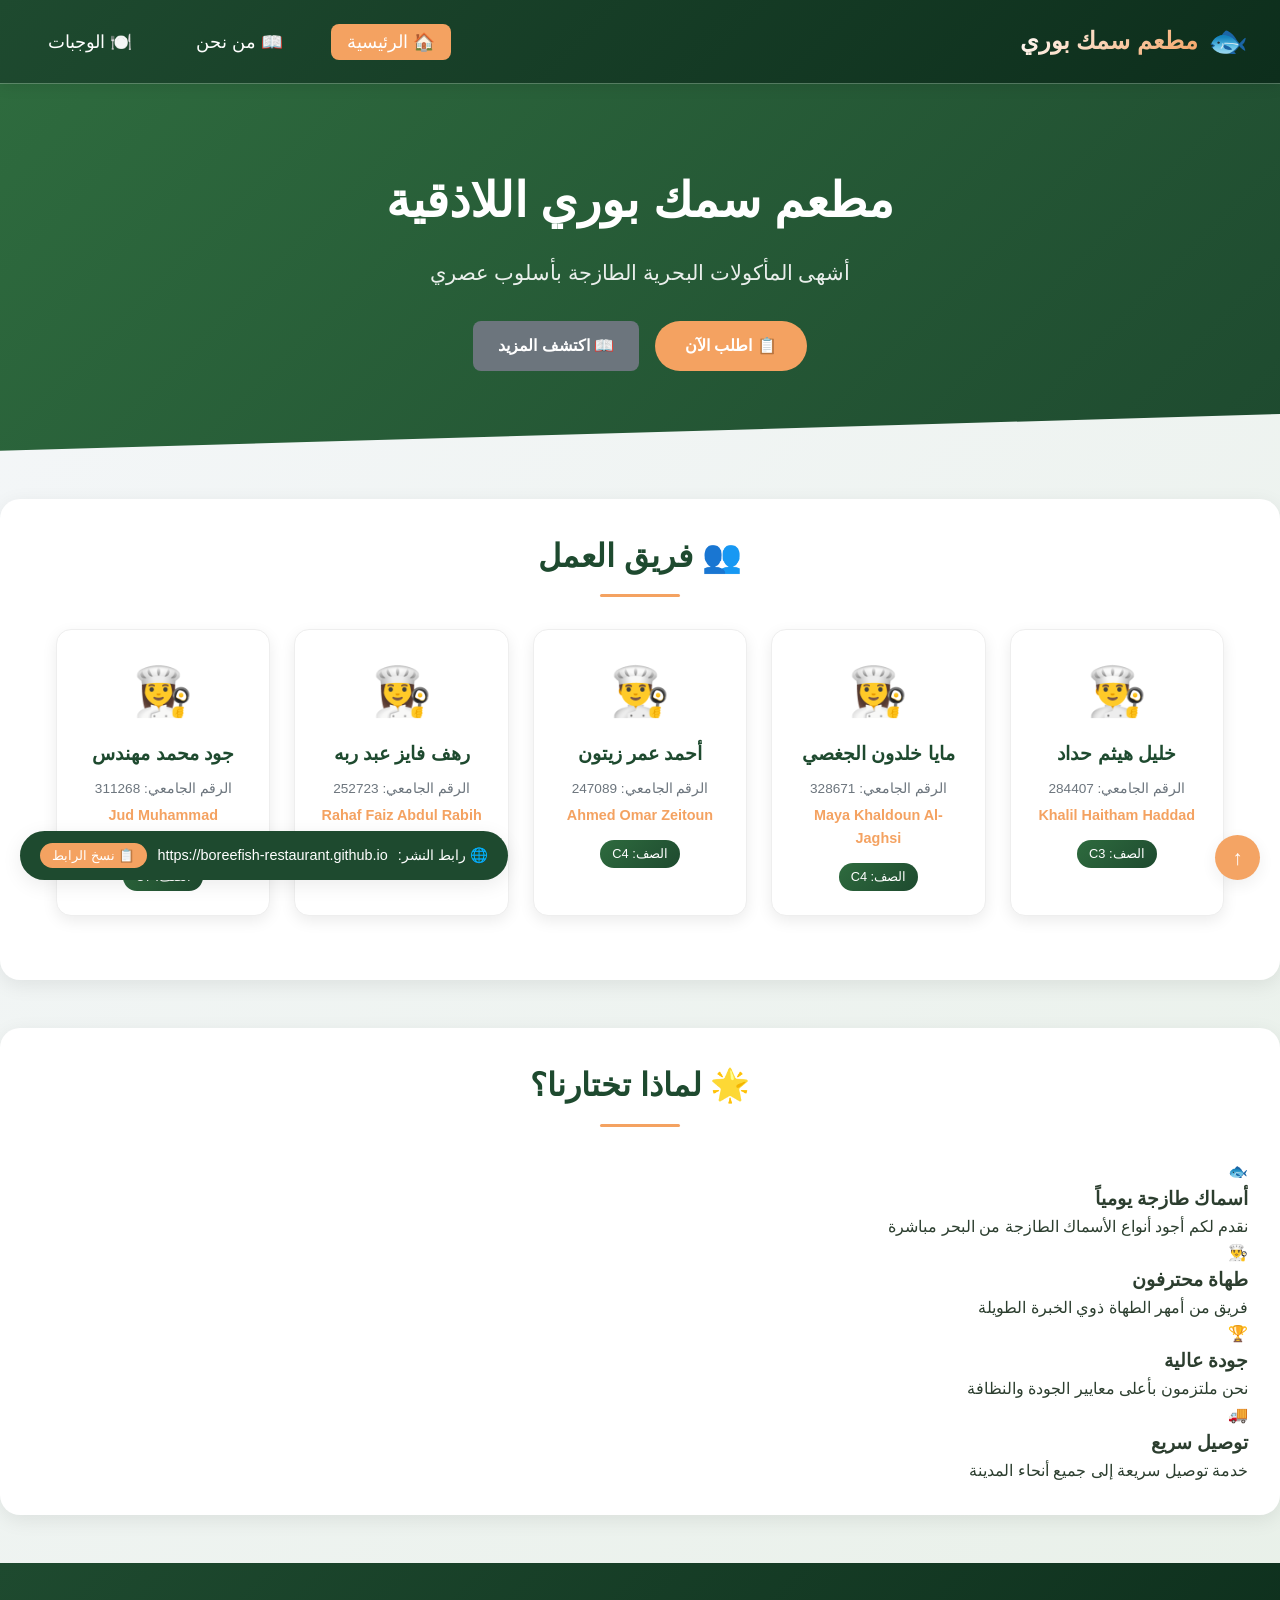
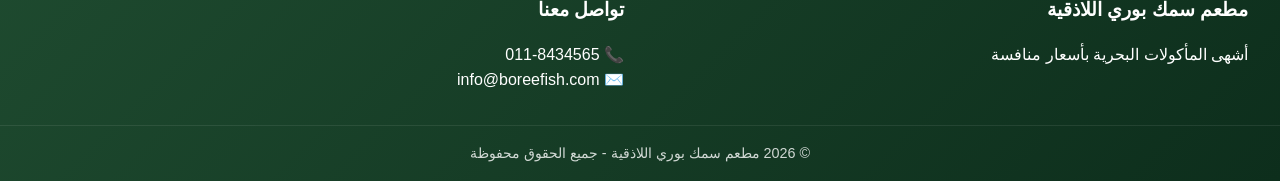
<file: index.html>
<!DOCTYPE html>
<html lang="ar" dir="rtl">
<head>
    <meta charset="UTF-8">
    <meta name="viewport" content="width=device-width, initial-scale=1.0">
    <title>مطعم سمك بوري اللاذقية - الرئيسية</title>
    
    <link rel="stylesheet" href="style.css">
    <script src="https://code.jquery.com/jquery-3.7.1.min.js"></script>
    <script src="script.js" defer></script>
</head>
<body>

    <nav class="navbar">
        <div class="nav-container">
            <div class="logo">
                <span class="logo-icon">🐟</span>
                <span class="logo-text">مطعم سمك بوري</span>
            </div>
            <ul class="nav-menu">
                <li><a href="home.html" class="active">🏠 الرئيسية</a></li>
                <li><a href="AboutUs.html">📖 من نحن</a></li>
                <li><a href="Meals.html">🍽️ الوجبات</a></li>
            </ul>
        </div>
    </nav>

    <section class="hero">
        <div class="hero-content">
            <h1 class="hero-title">مطعم سمك بوري اللاذقية</h1>
            <p class="hero-subtitle">أشهى المأكولات البحرية الطازجة بأسلوب عصري</p>
            <div class="hero-buttons">
                <a href="Meals.html" class="btn-primary">📋 اطلب الآن</a>
                <a href="AboutUs.html" class="btn-secondary">📖 اكتشف المزيد</a>
            </div>
        </div>
    </section>

    <section class="team-section">
        <h2>👥 فريق العمل</h2>
        <div class="team-container">
            <div class="team-card">
                <div class="team-icon">👨‍🍳</div>
                <h3>خليل هيثم حداد</h3>
                <p class="team-id">الرقم الجامعي: 284407</p>
                <p class="team-name-en">Khalil Haitham Haddad</p>
                <span class="team-class">الصف: C3</span>
            </div>
            <div class="team-card">
                <div class="team-icon">👩‍🍳</div>
                <h3>مايا خلدون الجغصي</h3>
                <p class="team-id">الرقم الجامعي: 328671</p>
                <p class="team-name-en">Maya Khaldoun Al-Jaghsi</p>
                <span class="team-class">الصف: C4</span>
            </div>
            <div class="team-card">
                <div class="team-icon">👨‍🍳</div>
                <h3>أحمد عمر زيتون</h3>
                <p class="team-id">الرقم الجامعي: 247089</p>
                <p class="team-name-en">Ahmed Omar Zeitoun</p>
                <span class="team-class">الصف: C4</span>
            </div>
            <div class="team-card">
                <div class="team-icon">👩‍🍳</div>
                <h3>رهف فايز عبد ربه</h3>
                <p class="team-id">الرقم الجامعي: 252723</p>
                <p class="team-name-en">Rahaf Faiz Abdul Rabih</p>
                <span class="team-class">الصف: C3</span>
            </div>
            <div class="team-card">
                <div class="team-icon">👩‍🍳</div>
                <h3>جود محمد مهندس</h3>
                <p class="team-id">الرقم الجامعي: 311268</p>
                <p class="team-name-en">Jud Muhammad Muhandis</p>
                <span class="team-class">الصف: C7</span>
            </div>
        </div>
    </section>


    <section class="features">
        <h2>🌟 لماذا تختارنا؟</h2>
        <div class="features-grid">
            <div class="feature-card">
                <div class="feature-icon">🐟</div>
                <h3>أسماك طازجة يومياً</h3>
                <p>نقدم لكم أجود أنواع الأسماك الطازجة من البحر مباشرة</p>
            </div>
            <div class="feature-card">
                <div class="feature-icon">👨‍🍳</div>
                <h3>طهاة محترفون</h3>
                <p>فريق من أمهر الطهاة ذوي الخبرة الطويلة</p>
            </div>
            <div class="feature-card">
                <div class="feature-icon">🏆</div>
                <h3>جودة عالية</h3>
                <p>نحن ملتزمون بأعلى معايير الجودة والنظافة</p>
            </div>
            <div class="feature-card">
                <div class="feature-icon">🚚</div>
                <h3>توصيل سريع</h3>
                <p>خدمة توصيل سريعة إلى جميع أنحاء المدينة</p>
            </div>
        </div>
    </section>

    <footer>
        <div class="footer-content">
            <div class="footer-section">
                <h4>مطعم سمك بوري اللاذقية</h4>
                <p>أشهى المأكولات البحرية بأسعار منافسة</p>
            </div>
            <div class="footer-section">
                <h4>تواصل معنا</h4>
                <p>📞 011-8434565</p>
                <p>✉️ info@boreefish.com</p>
            </div>
        </div>
        <div class="footer-bottom">
            <p>© 2026 مطعم سمك بوري اللاذقية - جميع الحقوق محفوظة</p>
        </div>
    </footer>

    <div id="publishInfo" class="publish-banner">
        🌐 رابط النشر: <span id="publishLinkText">https://yourproject.github.io/restaurant</span>
        <button onclick="copyPublishLink()" class="copy-btn">📋 نسخ الرابط</button>
    </div>

    <button id="backToTop" class="back-to-top">↑</button>

</body>
</html>
</file>
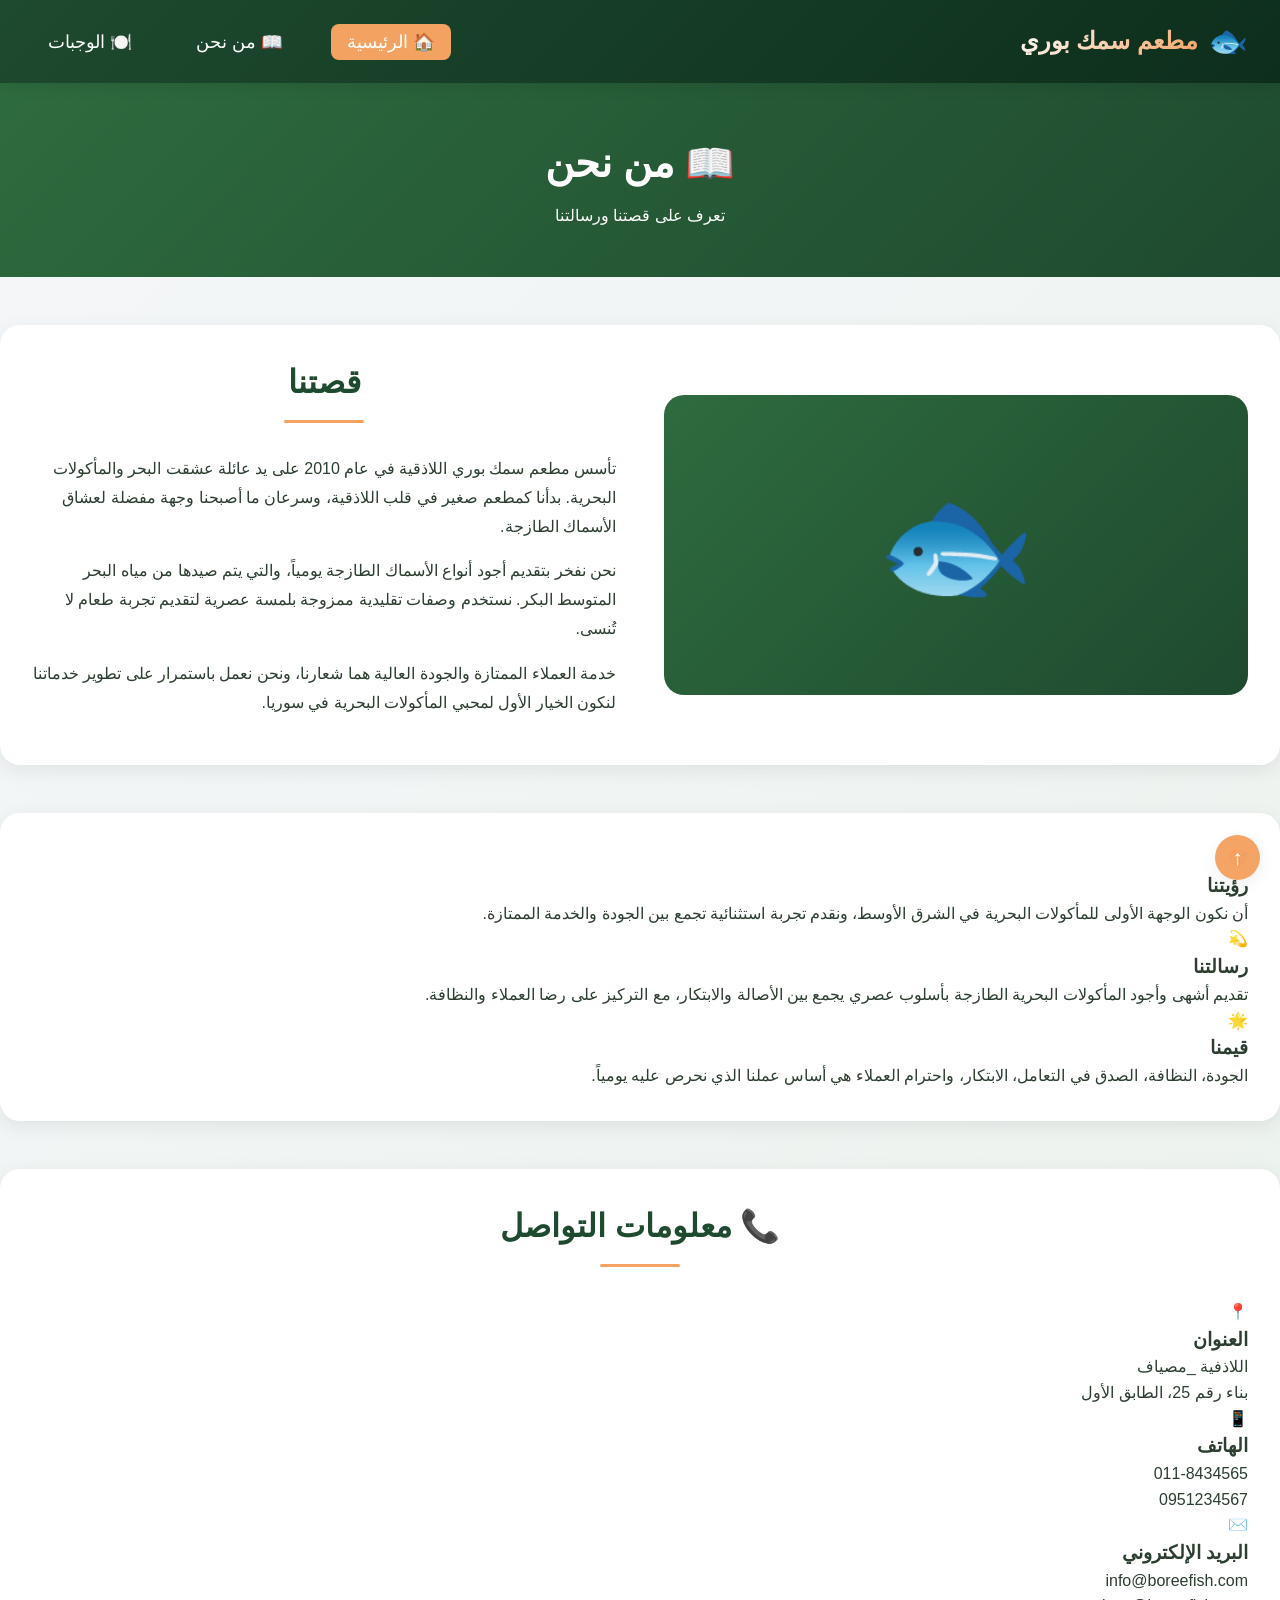
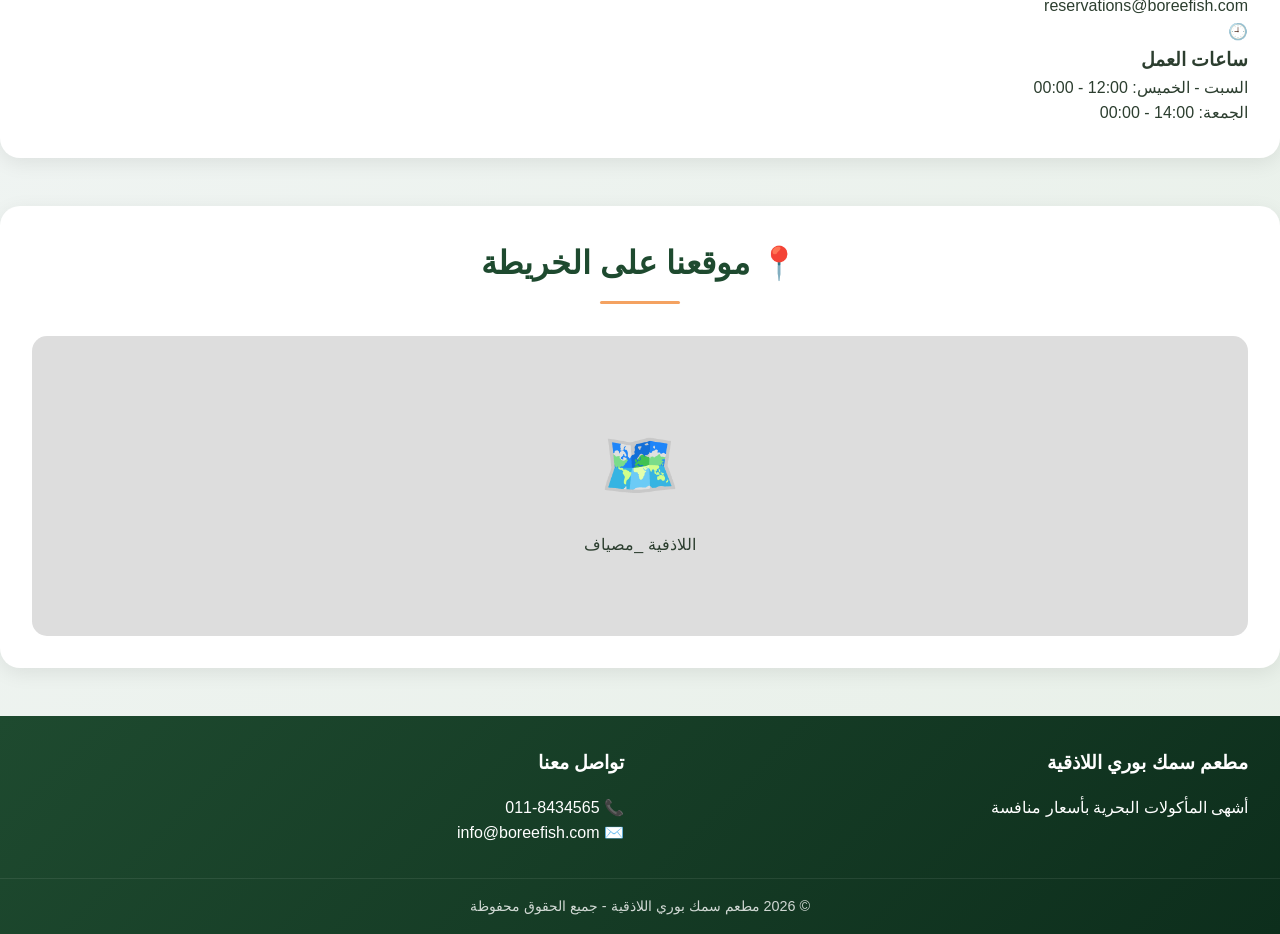
<file: AboutUs.html>
<!DOCTYPE html>
<html lang="ar" dir="rtl">
<head>
    <meta charset="UTF-8">
    <meta name="viewport" content="width=device-width, initial-scale=1.0">
    <title>مطعم سمك بوري - من نحن</title>
    
    <link rel="stylesheet" href="style.css">
    <script src="https://code.jquery.com/jquery-3.7.1.min.js"></script>
    <script src="script.js" defer></script>
</head>
<body>

    <nav class="navbar">
        <div class="nav-container">
            <div class="logo">
                <span class="logo-icon">🐟</span>
                <span class="logo-text">مطعم سمك بوري</span>
            </div>
            <ul class="nav-menu">
                <li><a href="home.html" class="active">🏠 الرئيسية</a></li>
                <li><a href="AboutUs.html">📖 من نحن</a></li>
                <li><a href="Meals.html">🍽️ الوجبات</a></li>
            </ul>
        </div>
    </nav>

    <section class="page-header">
        <h1>📖 من نحن</h1>
        <p>تعرف على قصتنا ورسالتنا</p>
    </section>

    <section class="story-section">
        <div class="story-container">
            <div class="story-image">
                <div class="image-placeholder">🐟</div>
            </div>
            <div class="story-content">
                <h2>قصتنا</h2>
                <p>تأسس مطعم سمك بوري اللاذقية في عام 2010 على يد عائلة عشقت البحر والمأكولات البحرية. بدأنا كمطعم صغير في قلب اللاذقية، وسرعان ما أصبحنا وجهة مفضلة لعشاق الأسماك الطازجة.</p>
                <p>نحن نفخر بتقديم أجود أنواع الأسماك الطازجة يومياً، والتي يتم صيدها من مياه البحر المتوسط البكر. نستخدم وصفات تقليدية ممزوجة بلمسة عصرية لتقديم تجربة طعام لا تُنسى.</p>
                <p>خدمة العملاء الممتازة والجودة العالية هما شعارنا، ونحن نعمل باستمرار على تطوير خدماتنا لنكون الخيار الأول لمحبي المأكولات البحرية في سوريا.</p>
            </div>
        </div>
    </section>

    <section class="values-section">
        <div class="values-grid">
            <div class="value-card">
                <div class="value-icon">🎯</div>
                <h3>رؤيتنا</h3>
                <p>أن نكون الوجهة الأولى للمأكولات البحرية في الشرق الأوسط، ونقدم تجربة استثنائية تجمع بين الجودة والخدمة الممتازة.</p>
            </div>
            <div class="value-card">
                <div class="value-icon">💫</div>
                <h3>رسالتنا</h3>
                <p>تقديم أشهى وأجود المأكولات البحرية الطازجة بأسلوب عصري يجمع بين الأصالة والابتكار، مع التركيز على رضا العملاء والنظافة.</p>
            </div>
            <div class="value-card">
                <div class="value-icon">🌟</div>
                <h3>قيمنا</h3>
                <p>الجودة، النظافة، الصدق في التعامل، الابتكار، واحترام العملاء هي أساس عملنا الذي نحرص عليه يومياً.</p>
            </div>
        </div>
    </section>

    <section class="contact-section">
        <h2>📞 معلومات التواصل</h2>
        <div class="contact-grid">
            <div class="contact-card">
                <div class="contact-icon">📍</div>
                <h3>العنوان</h3>
                <p>اللاذفية _مصياف<br>بناء رقم 25، الطابق الأول</p>
            </div>
            <div class="contact-card">
                <div class="contact-icon">📱</div>
                <h3>الهاتف</h3>
                <p>011-8434565<br>0951234567</p>
            </div>
            <div class="contact-card">
                <div class="contact-icon">✉️</div>
                <h3>البريد الإلكتروني</h3>
                <p>info@boreefish.com<br>reservations@boreefish.com</p>
            </div>
            <div class="contact-card">
                <div class="contact-icon">🕘</div>
                <h3>ساعات العمل</h3>
                <p>السبت - الخميس: 12:00 - 00:00<br>الجمعة: 14:00 - 00:00</p>
            </div>
        </div>
    </section>
    <section class="map-section">
        <h2>📍 موقعنا على الخريطة</h2>
        <div class="map-placeholder">
            <div class="map-content">
                <span class="map-icon">🗺️</span>
                <p>اللاذفية _مصياف</p>
            </div>
        </div>
    </section>

    <footer>
        <div class="footer-content">
            <div class="footer-section">
                <h4>مطعم سمك بوري اللاذقية</h4>
                <p>أشهى المأكولات البحرية بأسعار منافسة</p>
            </div>
            <div class="footer-section">
                <h4>تواصل معنا</h4>
                <p>📞 011-8434565</p>
                <p>✉️ info@boreefish.com</p>
            </div>
        </div>
        <div class="footer-bottom">
            <p>© 2026 مطعم سمك بوري اللاذقية - جميع الحقوق محفوظة</p>
        </div>
    </footer>
    <button id="backToTop" class="back-to-top">↑</button>

</body>
</html>
</file>
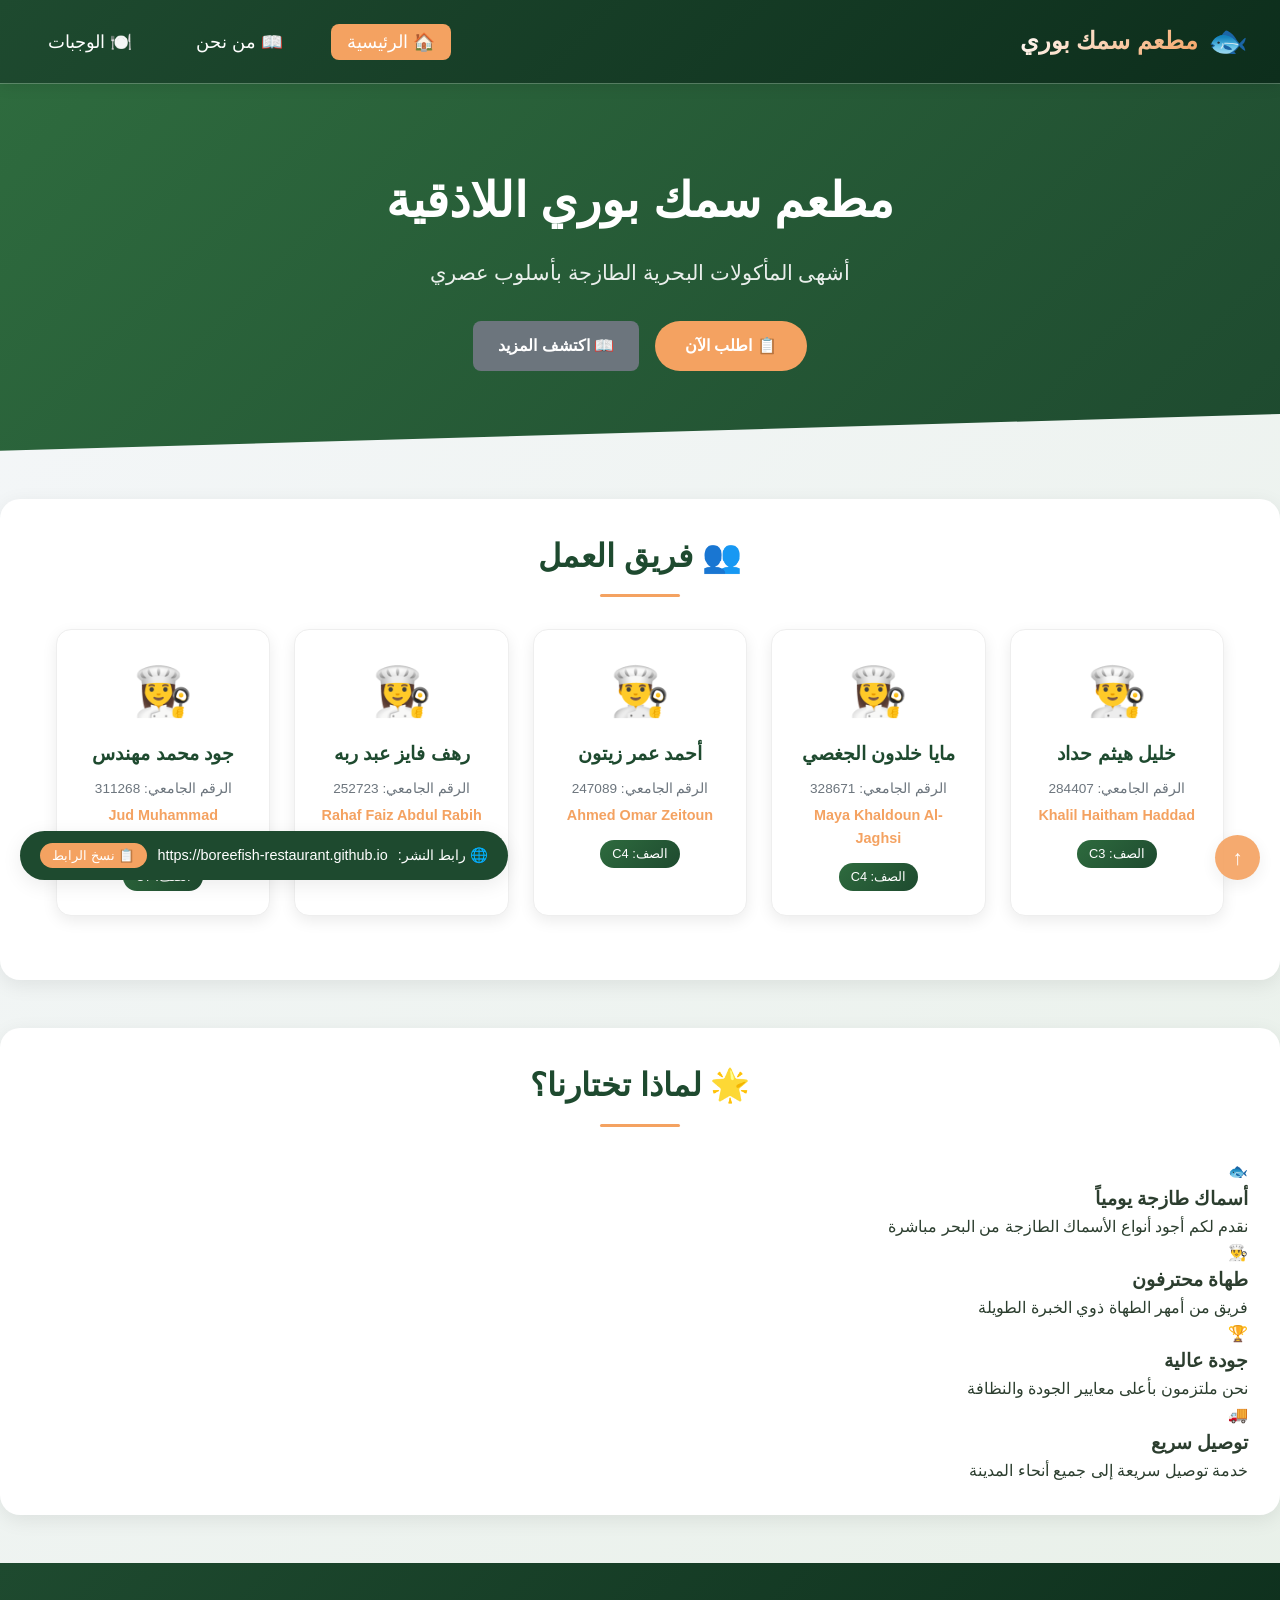
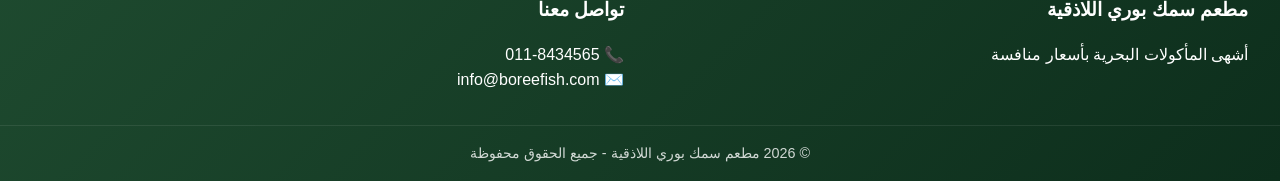
<file: home.html>
<!DOCTYPE html>
<html lang="ar" dir="rtl">
<head>
    <meta charset="UTF-8">
    <meta name="viewport" content="width=device-width, initial-scale=1.0">
    <title>مطعم سمك بوري اللاذقية - الرئيسية</title>
    
    <link rel="stylesheet" href="style.css">
    <script src="https://code.jquery.com/jquery-3.7.1.min.js"></script>
    <script src="script.js" defer></script>
</head>
<body>

    <nav class="navbar">
        <div class="nav-container">
            <div class="logo">
                <span class="logo-icon">🐟</span>
                <span class="logo-text">مطعم سمك بوري</span>
            </div>
            <ul class="nav-menu">
                <li><a href="home.html" class="active">🏠 الرئيسية</a></li>
                <li><a href="AboutUs.html">📖 من نحن</a></li>
                <li><a href="Meals.html">🍽️ الوجبات</a></li>
            </ul>
        </div>
    </nav>

    <section class="hero">
        <div class="hero-content">
            <h1 class="hero-title">مطعم سمك بوري اللاذقية</h1>
            <p class="hero-subtitle">أشهى المأكولات البحرية الطازجة بأسلوب عصري</p>
            <div class="hero-buttons">
                <a href="Meals.html" class="btn-primary">📋 اطلب الآن</a>
                <a href="AboutUs.html" class="btn-secondary">📖 اكتشف المزيد</a>
            </div>
        </div>
    </section>

    <section class="team-section">
        <h2>👥 فريق العمل</h2>
        <div class="team-container">
            <div class="team-card">
                <div class="team-icon">👨‍🍳</div>
                <h3>خليل هيثم حداد</h3>
                <p class="team-id">الرقم الجامعي: 284407</p>
                <p class="team-name-en">Khalil Haitham Haddad</p>
                <span class="team-class">الصف: C3</span>
            </div>
            <div class="team-card">
                <div class="team-icon">👩‍🍳</div>
                <h3>مايا خلدون الجغصي</h3>
                <p class="team-id">الرقم الجامعي: 328671</p>
                <p class="team-name-en">Maya Khaldoun Al-Jaghsi</p>
                <span class="team-class">الصف: C4</span>
            </div>
            <div class="team-card">
                <div class="team-icon">👨‍🍳</div>
                <h3>أحمد عمر زيتون</h3>
                <p class="team-id">الرقم الجامعي: 247089</p>
                <p class="team-name-en">Ahmed Omar Zeitoun</p>
                <span class="team-class">الصف: C4</span>
            </div>
            <div class="team-card">
                <div class="team-icon">👩‍🍳</div>
                <h3>رهف فايز عبد ربه</h3>
                <p class="team-id">الرقم الجامعي: 252723</p>
                <p class="team-name-en">Rahaf Faiz Abdul Rabih</p>
                <span class="team-class">الصف: C3</span>
            </div>
            <div class="team-card">
                <div class="team-icon">👩‍🍳</div>
                <h3>جود محمد مهندس</h3>
                <p class="team-id">الرقم الجامعي: 311268</p>
                <p class="team-name-en">Jud Muhammad Muhandis</p>
                <span class="team-class">الصف: C7</span>
            </div>
        </div>
    </section>


    <section class="features">
        <h2>🌟 لماذا تختارنا؟</h2>
        <div class="features-grid">
            <div class="feature-card">
                <div class="feature-icon">🐟</div>
                <h3>أسماك طازجة يومياً</h3>
                <p>نقدم لكم أجود أنواع الأسماك الطازجة من البحر مباشرة</p>
            </div>
            <div class="feature-card">
                <div class="feature-icon">👨‍🍳</div>
                <h3>طهاة محترفون</h3>
                <p>فريق من أمهر الطهاة ذوي الخبرة الطويلة</p>
            </div>
            <div class="feature-card">
                <div class="feature-icon">🏆</div>
                <h3>جودة عالية</h3>
                <p>نحن ملتزمون بأعلى معايير الجودة والنظافة</p>
            </div>
            <div class="feature-card">
                <div class="feature-icon">🚚</div>
                <h3>توصيل سريع</h3>
                <p>خدمة توصيل سريعة إلى جميع أنحاء المدينة</p>
            </div>
        </div>
    </section>

    <footer>
        <div class="footer-content">
            <div class="footer-section">
                <h4>مطعم سمك بوري اللاذقية</h4>
                <p>أشهى المأكولات البحرية بأسعار منافسة</p>
            </div>
            <div class="footer-section">
                <h4>تواصل معنا</h4>
                <p>📞 011-8434565</p>
                <p>✉️ info@boreefish.com</p>
            </div>
        </div>
        <div class="footer-bottom">
            <p>© 2026 مطعم سمك بوري اللاذقية - جميع الحقوق محفوظة</p>
        </div>
    </footer>

    <div id="publishInfo" class="publish-banner">
        🌐 رابط النشر: <span id="publishLinkText">https://yourproject.github.io/restaurant</span>
        <button onclick="copyPublishLink()" class="copy-btn">📋 نسخ الرابط</button>
    </div>

    <button id="backToTop" class="back-to-top">↑</button>

</body>
</html>
</file>
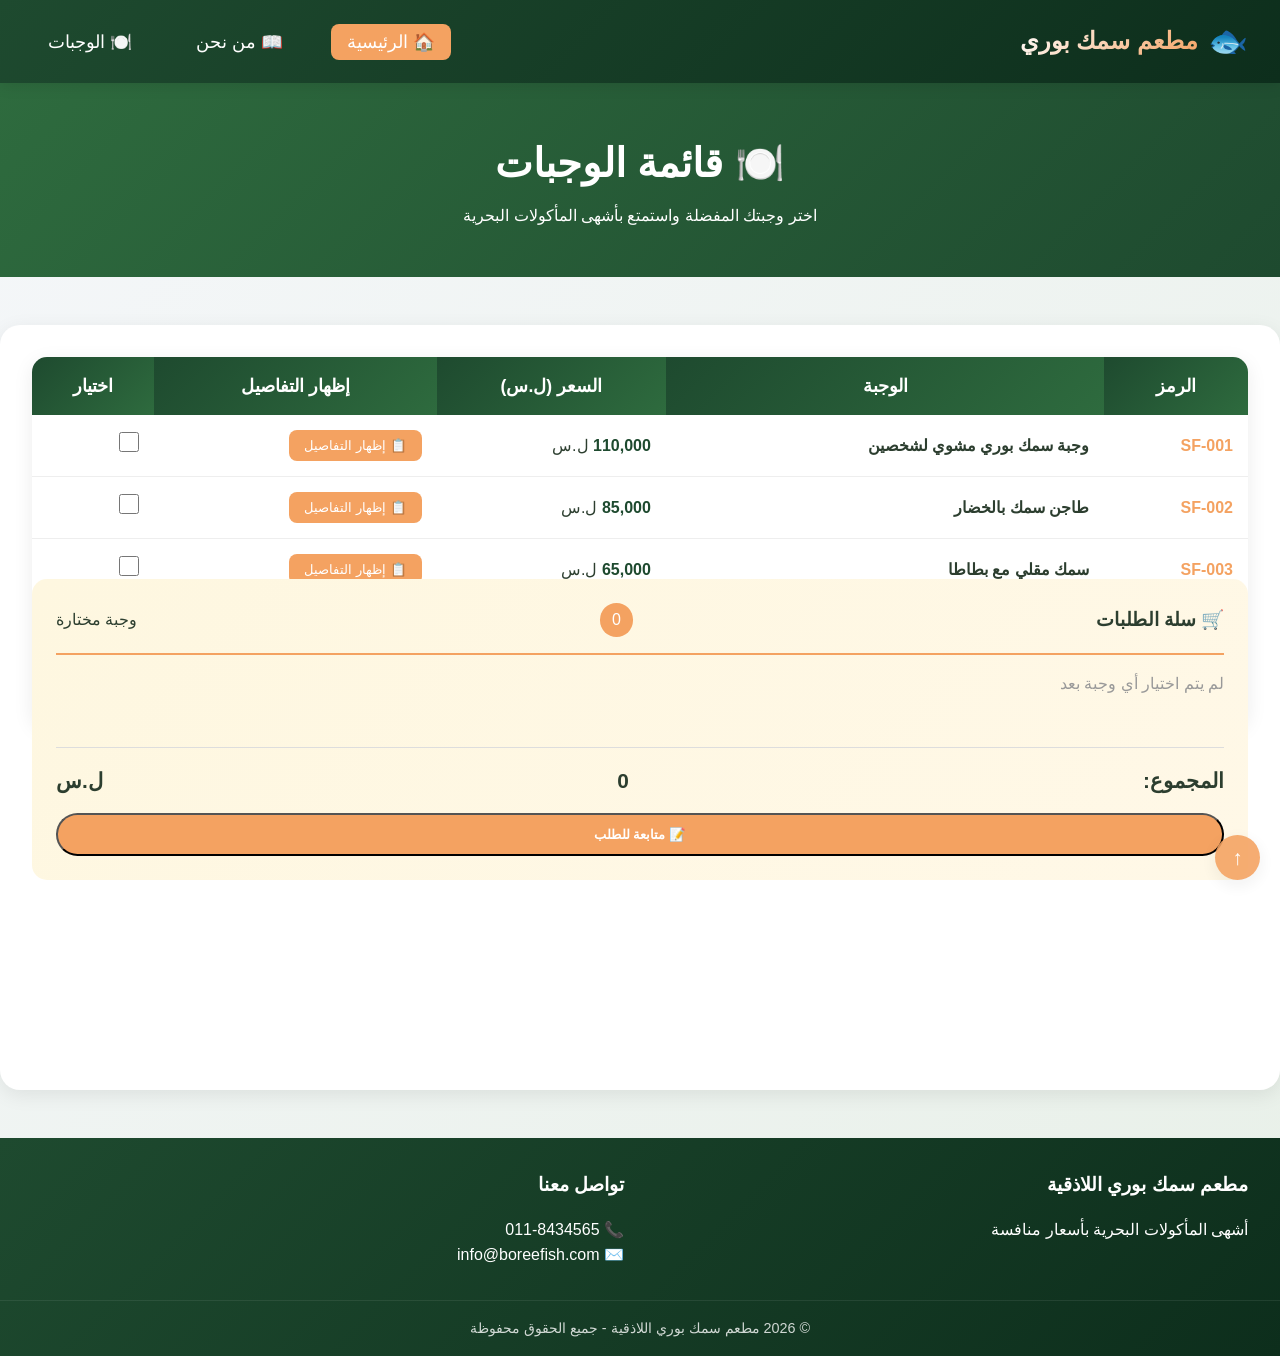
<file: Meals.html>
<!DOCTYPE html>
<html lang="ar" dir="rtl">
<head>
    <meta charset="UTF-8">
    <meta name="viewport" content="width=device-width, initial-scale=1.0">
    <title>مطعم سمك بوري - قائمة الوجبات</title>
    
    <link rel="stylesheet" href="style.css">
    <script src="https://code.jquery.com/jquery-3.7.1.min.js"></script>
    <script src="script.js" defer></script>
</head>
<body>

    <nav class="navbar">
        <div class="nav-container">
            <div class="logo">
                <span class="logo-icon">🐟</span>
                <span class="logo-text">مطعم سمك بوري</span>
            </div>
            <ul class="nav-menu">
                <li><a href="home.html" class="active">🏠 الرئيسية</a></li>
                <li><a href="AboutUs.html">📖 من نحن</a></li>
                <li><a href="Meals.html">🍽️ الوجبات</a></li>
            </ul>
        </div>
    </nav>

    <section class="page-header">
        <h1>🍽️ قائمة الوجبات</h1>
        <p>اختر وجبتك المفضلة واستمتع بأشهى المأكولات البحرية</p>
    </section>

    <!-- جدول الوجبات -->
    <section class="menu-section">
        <div class="menu-container">
            <table id="foodTable" class="menu-table">
                <thead>
                    <tr>
                        <th>الرمز</th>
                        <th>الوجبة</th>
                        <th>السعر (ل.س)</th>
                        <th>إظهار التفاصيل</th>
                        <th>اختيار</th>
                    </tr>
                </thead>
                <tbody>
                    <tr id="row-SF001">
                        <td><span class="meal-code">SF-001</span></td>
                        <td><div class="meal-info"><span class="meal-name">وجبة سمك بوري مشوي لشخصين</span></div></td>
                        <td><span class="meal-price">110,000</span> ل.س</td>
                        <td><button class="details-btn" data-id="SF001">📋 إظهار التفاصيل</button></td>
                        <td><input type="checkbox" class="select-meal" data-price="110000" data-name="وجبة سمك بوري مشوي لشخصين"></td>
                    </tr>
                    <tr id="row-SF002">
                        <td><span class="meal-code">SF-002</span></td>
                        <td><div class="meal-info"><span class="meal-name">طاجن سمك بالخضار</span></div></td>
                        <td><span class="meal-price">85,000</span> ل.س</td>
                        <td><button class="details-btn" data-id="SF002">📋 إظهار التفاصيل</button></td>
                        <td><input type="checkbox" class="select-meal" data-price="85000" data-name="طاجن سمك بالخضار"></td>
                    </tr>
                    <tr id="row-SF003">
                        <td><span class="meal-code">SF-003</span></td>
                        <td><div class="meal-info"><span class="meal-name">سمك مقلي مع بطاطا</span></div></td>
                        <td><span class="meal-price">65,000</span> ل.س</td>
                        <td><button class="details-btn" data-id="SF003">📋 إظهار التفاصيل</button></td>
                        <td><input type="checkbox" class="select-meal" data-price="65000" data-name="سمك مقلي مع بطاطا"></td>
                    </tr>
                    <tr id="row-SF004">
                        <td><span class="meal-code">SF-004</span></td>
                        <td><div class="meal-info"><span class="meal-name">تشكيلة مشاوي بحر</span></div></td>
                        <td><span class="meal-price">145,000</span> ل.س</td>
                        <td><button class="details-btn" data-id="SF004">📋 إظهار التفاصيل</button></td>
                        <td><input type="checkbox" class="select-meal" data-price="145000" data-name="تشكيلة مشاوي بحر"></td>
                    </tr>
                    <tr id="row-SF005">
                        <td><span class="meal-code">SF-005</span></td>
                        <td><div class="meal-info"><span class="meal-name">مقبلات بحرية (كلماري، جمبري)</span></div></td>
                        <td><span class="meal-price">50,000</span> ل.س</td>
                        <td><button class="details-btn" data-id="SF005">📋 إظهار التفاصيل</button></td>
                        <td><input type="checkbox" class="select-meal" data-price="50000" data-name="مقبلات بحرية"></td>
                    </tr>
                </tbody>
            </table>

            <div class="order-summary">
                <div class="summary-header">
                    <h3>🛒 سلة الطلبات</h3>
                    <span id="selectedCount">0</span> وجبة مختارة
                </div>
                <div id="selectedMealsList" class="selected-list"></div>
                <div class="summary-total">
                    <span>المجموع:</span>
                    <span id="totalPrice">0</span> ل.س
                </div>
                <button id="continueBtn" class="btn-primary checkout-btn">📝 متابعة للطلب</button>
            </div>
        </div>
    </section>

    <!-- نموذج بيانات العميل -->
    <section id="customerForm" class="form-section">
        <h2>📋 نموذج بيانات الطلب</h2>
        <form id="orderForm">
            <div class="form-group">
                <label>👤 الاسم الكامل (إنجليزي فقط):</label>
                <input type="text" id="fullName" placeholder="Ahmed Mohammed">
                <small class="hint">مثال: Ahmed Mohammed (فراغ واحد بين الاسم والكنية)</small>
            </div>
            
            <div class="form-group">
                <label>🏦 رقم الحساب المصرفي (6 خانات): <span class="required">*</span></label>
                <input type="text" id="bankAccount" placeholder="055555" maxlength="6">
                <small class="hint">رقم مؤلف من 6 خانات، يمكن أن يبدأ بصفر</small>
            </div>
            
            <div class="form-group">
                <label>📅 تاريخ الطلب (dd-mm-yyyy):</label>
                <input type="text" id="orderDate" placeholder="20-05-2026">
                <small class="hint">مثال: 25-12-2026</small>
            </div>
            
            <div class="form-group">
                <label>📱 رقم الموبايل:</label>
                <input type="text" id="mobile" placeholder="0933333333">
                <small class="hint">يجب أن يبدأ بـ 093 أو 094 (Syriatel) أو 095 (MTN)</small>
            </div>
            
            <div class="button-group">
                <button type="button" id="submitBtn" class="btn-success">✅ إرسال الطلب</button>
                <button type="button" id="resetFormBtn" class="btn-secondary">🗑️ إعادة تعيين</button>
                <button type="button" id="cancelFormBtn" class="btn-cancel">✖️ إلغاء</button>
            </div>
        </form>
        <div id="errors" class="error-message"></div>
    </section>

    <footer>
        <div class="footer-content">
            <div class="footer-section">
                <h4>مطعم سمك بوري اللاذقية</h4>
                <p>أشهى المأكولات البحرية بأسعار منافسة</p>
            </div>
            <div class="footer-section">
                <h4>تواصل معنا</h4>
                <p>📞 011-8434565</p>
                <p>✉️ info@boreefish.com</p>
            </div>
        </div>
        <div class="footer-bottom">
            <p>© 2026 مطعم سمك بوري اللاذقية - جميع الحقوق محفوظة</p>
        </div>
    </footer>

    <button id="backToTop" class="back-to-top">↑</button>

</body>
</html>
</file>
<file: style.css>
/* ========================================
   ملف التنسيقات المركزية - مطعم سمك بوري
   ======================================== */

:root {
    --primary: #1e4a2f;
    --primary-dark: #0d2e1c;
    --primary-light: #2e6b3e;
    --accent: #f4a261;
    --accent-dark: #e76f1a;
    --light: #f8f9fa;
    --dark: #2c3e2f;
    --gray: #6c757d;
    --error: #d9534f;
    --success: #5cb85c;
    --white: #ffffff;
    --shadow: 0 5px 20px rgba(0,0,0,0.08);
    --shadow-hover: 0 10px 30px rgba(0,0,0,0.12);
}

* {
    margin: 0;
    padding: 0;
    box-sizing: border-box;
}

body {
    font-family: 'Tahoma', 'Segoe UI', 'Cairo', Arial, sans-serif;
    background: linear-gradient(135deg, #f5f7fa 0%, #e8f0e8 100%);
    color: var(--dark);
    line-height: 1.6;
    min-height: 100vh;
}

/* ========== شريط التنقل ========== */
.navbar {
    background: linear-gradient(135deg, var(--primary), var(--primary-dark));
    padding: 1rem 2rem;
    position: sticky;
    top: 0;
    z-index: 1000;
    box-shadow: 0 2px 15px rgba(0,0,0,0.1);
}

.nav-container {
    max-width: 1300px;
    margin: 0 auto;
    display: flex;
    justify-content: space-between;
    align-items: center;
    flex-wrap: wrap;
}

.logo {
    display: flex;
    align-items: center;
    gap: 10px;
    font-size: 1.5rem;
    font-weight: bold;
    color: var(--white);
}

.logo-icon {
    font-size: 2rem;
    animation: swim 3s ease-in-out infinite;
}

@keyframes swim {
    0%, 100% { transform: translateY(0); }
    50% { transform: translateY(-5px); }
}

.logo-text {
    background: linear-gradient(135deg, #fff, #f4a261);
    -webkit-background-clip: text;
    background-clip: text;
    color: transparent;
}

.nav-menu {
    display: flex;
    list-style: none;
    gap: 2rem;
}

.nav-menu a {
    color: var(--white);
    text-decoration: none;
    font-size: 1.1rem;
    padding: 0.5rem 1rem;
    border-radius: 8px;
    transition: all 0.3s ease;
}

.nav-menu a:hover,
.nav-menu a.active {
    background: var(--accent);
    transform: translateY(-2px);
}

/* ========== قسم الهيرو ========== */
.hero {
    background: linear-gradient(135deg, var(--primary-light), var(--primary));
    color: var(--white);
    text-align: center;
    padding: 5rem 2rem;
    margin-bottom: 2rem;
    clip-path: polygon(0 0, 100% 0, 100% 90%, 0 100%);
}

.hero-title {
    font-size: 3rem;
    margin-bottom: 1rem;
    animation: fadeInUp 0.8s ease;
}

.hero-subtitle {
    font-size: 1.3rem;
    margin-bottom: 2rem;
    opacity: 0.9;
}

.hero-buttons {
    display: flex;
    gap: 1rem;
    justify-content: center;
    flex-wrap: wrap;
}

@keyframes fadeInUp {
    from {
        opacity: 0;
        transform: translateY(30px);
    }
    to {
        opacity: 1;
        transform: translateY(0);
    }
}

/* ========== الأزرار ========== */
.btn-primary, .btn-secondary {
    padding: 12px 30px;
    border-radius: 50px;
    text-decoration: none;
    font-weight: bold;
    transition: all 0.3s ease;
    display: inline-block;
}

.btn-primary {
    background: var(--accent);
    color: var(--white);
}

.btn-primary:hover {
    background: var(--accent-dark);
    transform: scale(1.05);
    box-shadow: 0 5px 15px rgba(244,162,97,0.4);
}

.btn-secondary {
    background: transparent;
    color: var(--white);
    border: 2px solid var(--white);
}

.btn-secondary:hover {
    background: var(--white);
    color: var(--primary);
    transform: scale(1.05);
}

/* ========== بطاقات الفريق ========== */
.team-section, .features, .story-section, .values-section, .contact-section, .map-section, .menu-section {
    max-width: 1300px;
    margin: 3rem auto;
    padding: 2rem;
    background: var(--white);
    border-radius: 20px;
    box-shadow: var(--shadow);
}

h2 {
    text-align: center;
    font-size: 2rem;
    color: var(--primary);
    margin-bottom: 2rem;
    position: relative;
    padding-bottom: 15px;
}

h2::after {
    content: '';
    position: absolute;
    bottom: 0;
    right: 50%;
    transform: translateX(50%);
    width: 80px;
    height: 3px;
    background: var(--accent);
    border-radius: 3px;
}

.team-container {
    display: grid;
    grid-template-columns: repeat(4, 1fr);  /* 4 أعمدة متساوية */
    gap: 1.5rem;
    margin: 2rem auto;
    max-width: 1200px;
    padding: 0 1rem;
}


.team-container {
    display: flex;
    flex-wrap: wrap;
    justify-content: center;
    gap: 1.5rem;
}

.team-card {
    flex: 1;
    min-width: 200px;
    max-width: 250px;
}


.team-card {
    background: var(--white);
    padding: 1.5rem;
    text-align: center;
    border-radius: 15px;
    transition: all 0.3s ease;
    box-shadow: 0 5px 15px rgba(0,0,0,0.08);
    border: 1px solid #eee;
}

.team-card:hover {
    transform: translateY(-8px);
    box-shadow: 0 15px 30px rgba(0,0,0,0.12);
}

.team-icon {
    font-size: 3rem;
    margin-bottom: 0.5rem;
}

.team-card h3 {
    color: var(--primary);
    font-size: 1.2rem;
    margin: 0.5rem 0;
}

.team-id {
    color: var(--gray);
    font-size: 0.85rem;
    margin: 0.3rem 0;
}

.team-name-en {
    color: var(--accent);
    font-size: 0.9rem;
    font-weight: bold;
    margin: 0.3rem 0;
}

.team-class {
    display: inline-block;
    background: linear-gradient(135deg, var(--primary-light), var(--primary));
    color: var(--white);
    padding: 4px 12px;
    border-radius: 20px;
    font-size: 0.8rem;
    margin-top: 0.5rem;
}

/* استجابة للشاشات الصغيرة */
@media (max-width: 900px) {
    .team-container {
        grid-template-columns: repeat(2, 1fr);  /* 2 أعمدة على الشاشات المتوسطة */
    }
}

@media (max-width: 500px) {
    .team-container {
        grid-template-columns: 1fr;  /* عمود واحد على الجوال */
    }
}
/* ========== قصة المطعم ========== */
.story-container {
    display: grid;
    grid-template-columns: 1fr 1fr;
    gap: 3rem;
    align-items: center;
}

.story-image .image-placeholder {
    background: linear-gradient(135deg, var(--primary-light), var(--primary));
    border-radius: 20px;
    height: 300px;
    display: flex;
    align-items: center;
    justify-content: center;
    font-size: 8rem;
    color: var(--white);
}

.story-content p {
    margin-bottom: 1rem;
    line-height: 1.8;
}

/* ========== جدول الوجبات ========== */
.menu-table {
    width: 100%;
    border-collapse: collapse;
    border-radius: 15px;
    overflow: hidden;
    box-shadow: var(--shadow);
}

.menu-table th {
    background: linear-gradient(135deg, var(--primary), var(--primary-light));
    color: var(--white);
    padding: 15px;
    font-size: 1.1rem;
}

.menu-table td {
    padding: 15px;
    border-bottom: 1px solid #eee;
    vertical-align: middle;
}

.menu-table tr:hover {
    background: #f5f5f5;
}

.meal-code {
    font-weight: bold;
    color: var(--accent);
}

.meal-name {
    font-weight: bold;
}

.meal-price {
    color: var(--primary);
    font-weight: bold;
}

.details-btn {
    background: var(--accent);
    color: var(--white);
    border: none;
    padding: 8px 15px;
    border-radius: 8px;
    cursor: pointer;
    transition: all 0.3s ease;
}

.details-btn:hover {
    background: var(--accent-dark);
    transform: scale(1.05);
}

.select-meal {
    width: 20px;
    height: 20px;
    cursor: pointer;
}

/* صف التفاصيل */
.details-row td {
    background: linear-gradient(135deg, #fef7e0, #fff8e7);
    padding: 20px;
    line-height: 1.8;
}

/* ========== ملخص الطلب ========== */
.order-summary {
    margin-top: 2rem;
    padding: 1.5rem;
    background: linear-gradient(135deg, #fef7e0, #fff8e7);
    border-radius: 15px;
    position: sticky;
    bottom: 20px;
}

.summary-header {
    display: flex;
    justify-content: space-between;
    align-items: center;
    padding-bottom: 1rem;
    border-bottom: 2px solid var(--accent);
}

.summary-header span {
    background: var(--accent);
    color: var(--white);
    padding: 4px 12px;
    border-radius: 20px;
}

.selected-list {
    min-height: 60px;
    margin: 1rem 0;
}

.summary-total {
    display: flex;
    justify-content: space-between;
    font-size: 1.3rem;
    font-weight: bold;
    padding: 1rem 0;
    border-top: 1px solid #ddd;
}

.checkout-btn {
    width: 100%;
    text-align: center;
}

/* ========== نموذج العميل ========== */
.form-section {
    max-width: 1300px;
    margin: 2rem auto;
    padding: 2rem;
    background: var(--white);
    border-radius: 20px;
    box-shadow: var(--shadow);
    display: none;
}

.form-group {
    margin-bottom: 1.5rem;
}

.form-group label {
    display: block;
    font-weight: bold;
    margin-bottom: 0.5rem;
    color: var(--primary);
}

.form-group input {
    width: 100%;
    max-width: 400px;
    padding: 12px;
    border: 2px solid #ddd;
    border-radius: 10px;
    font-size: 1rem;
    transition: all 0.3s ease;
}

.form-group input:focus {
    border-color: var(--primary-light);
    outline: none;
    box-shadow: 0 0 5px rgba(46,107,62,0.3);
    background: #f0fff0;
}

.hint {
    display: block;
    font-size: 0.8rem;
    color: var(--gray);
    margin-top: 5px;
}

.required {
    color: var(--error);
}

.button-group {
    display: flex;
    gap: 1rem;
    flex-wrap: wrap;
    margin-top: 1.5rem;
}

.btn-success {
    background: var(--success);
    color: var(--white);
    border: none;
    padding: 12px 25px;
    border-radius: 8px;
    cursor: pointer;
    font-size: 1rem;
}

.btn-success:hover {
    background: #4cae4c;
    transform: scale(1.02);
}

.btn-secondary {
    background: var(--gray);
    color: var(--white);
    border: none;
    padding: 12px 25px;
    border-radius: 8px;
    cursor: pointer;
}

.btn-cancel {
    background: var(--error);
    color: var(--white);
    border: none;
    padding: 12px 25px;
    border-radius: 8px;
    cursor: pointer;
}

.error-message {
    background: #f2dede;
    color: var(--error);
    padding: 15px;
    border-radius: 10px;
    margin-top: 1rem;
    display: none;
}

/* ========== الفوتر ========== */
footer {
    background: linear-gradient(135deg, var(--primary), var(--primary-dark));
    color: var(--white);
    margin-top: 3rem;
}

.footer-content {
    max-width: 1300px;
    margin: 0 auto;
    padding: 2rem;
    display: grid;
    grid-template-columns: repeat(auto-fit, minmax(250px, 1fr));
    gap: 2rem;
}

.footer-section h4 {
    margin-bottom: 1rem;
    font-size: 1.2rem;
}

.footer-section a {
    display: block;
    color: var(--white);
    text-decoration: none;
    margin-bottom: 0.5rem;
    opacity: 0.8;
    transition: opacity 0.3s;
}

.footer-section a:hover {
    opacity: 1;
}

.footer-bottom {
    text-align: center;
    padding: 1rem;
    border-top: 1px solid rgba(255,255,255,0.1);
    font-size: 0.9rem;
    opacity: 0.8;
}

/* ========== بينر النشر ========== */
.publish-banner {
    position: fixed;
    bottom: 20px;
    left: 20px;
    background: var(--primary);
    color: var(--white);
    padding: 12px 20px;
    border-radius: 50px;
    font-size: 0.9rem;
    box-shadow: var(--shadow);
    z-index: 1000;
    display: flex;
    gap: 10px;
    align-items: center;
    flex-wrap: wrap;
}

.copy-btn {
    background: var(--accent);
    border: none;
    color: var(--white);
    padding: 5px 12px;
    border-radius: 20px;
    cursor: pointer;
}

.copy-btn:hover {
    background: var(--accent-dark);
}

/* ========== زر العودة للأعلى ========== */
.back-to-top {
    position: fixed;
    bottom: 20px;
    right: 20px;
    background: var(--accent);
    color: var(--white);
    width: 45px;
    height: 45px;
    border-radius: 50%;
    border: none;
    cursor: pointer;
    font-size: 1.3rem;
    display: none;
    box-shadow: var(--shadow);
    transition: all 0.3s;
    z-index: 1000;
}

.back-to-top:hover {
    background: var(--accent-dark);
    transform: scale(1.1);
}

/* ========== صفحة الهيدر ========== */
.page-header {
    text-align: center;
    padding: 3rem 2rem;
    background: linear-gradient(135deg, var(--primary-light), var(--primary));
    color: var(--white);
    margin-bottom: 2rem;
}

.page-header h1 {
    font-size: 2.5rem;
    margin-bottom: 0.5rem;
}

/* ========== الخريطة ========== */
.map-placeholder {
    background: #ddd;
    border-radius: 15px;
    height: 300px;
    display: flex;
    align-items: center;
    justify-content: center;
}

.map-content {
    text-align: center;
}

.map-icon {
    font-size: 4rem;
    display: block;
    margin-bottom: 1rem;
}

/* ========== ريسponsive ========== */
@media (max-width: 768px) {
    .nav-container {
        flex-direction: column;
        gap: 1rem;
    }
    
    .nav-menu {
        flex-wrap: wrap;
        justify-content: center;
        gap: 1rem;
    }
    
    .hero-title {
        font-size: 2rem;
    }
    
    .story-container {
        grid-template-columns: 1fr;
    }
    
    .menu-table {
        font-size: 0.8rem;
    }
    
    .menu-table th, .menu-table td {
        padding: 8px;
    }
    
    .publish-banner {
        bottom: 10px;
        left: 10px;
        font-size: 0.7rem;
        padding: 8px 12px;
    }
}
/* تنسيق الصورة في التفاصيل */
.detail-image {
    width: 150px;
    height: 150px;
    object-fit: cover;
    border-radius: 15px;
    border: 3px solid var(--accent, #f4a261);
    box-shadow: 0 5px 15px rgba(0,0,0,0.2);
}

.details-content {
    display: flex;
    flex-wrap: wrap;
    gap: 20px;
    align-items: flex-start;
    padding: 15px;
}

.details-text {
    flex: 1;
}

.ingredients-list {
    list-style: none;
    padding-right: 20px;
}

.ingredients-list li::before {
    content: "🐟";
    margin-left: 8px;
}
</file>
